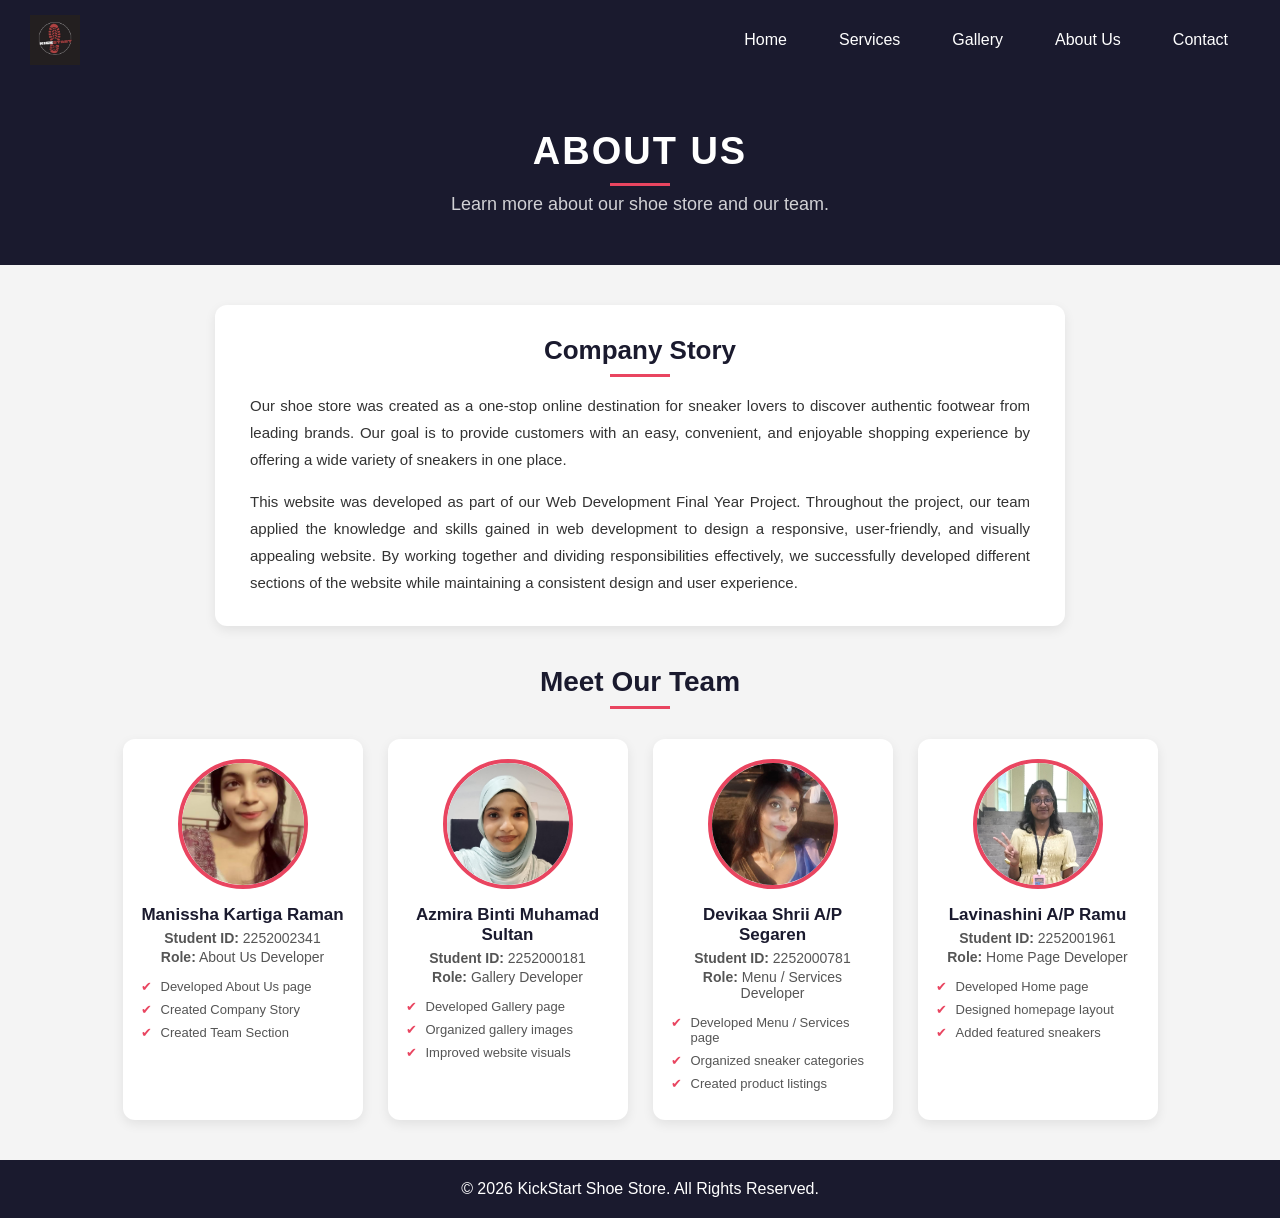
<file: about us.html>
<!DOCTYPE html>
<html lang="en">
<head>
    <meta charset="UTF-8">
    <meta name="viewport" content="width=device-width, initial-scale=1.0">
    <title>About Us - KickStart Shoe Store</title>
    <style>
        /* ===== RESET & BASE ===== */
* {
    margin: 0;
    padding: 0;
    box-sizing: border-box;
}

body {
    font-family: Arial, sans-serif;
    background: #f4f4f4;
}

/* ===== NAVIGATION ===== */
.navbar {
    background: #1a1a2e;
    padding: 15px 30px;
    display: flex;
    justify-content: space-between;
    align-items: center;
    flex-wrap: wrap;
}

.navbar .logo img {
    height: 50px;
    vertical-align: middle;
}

.navbar .nav-links {
    list-style: none;
    display: flex;
    align-items: center;
    gap: 8px;
    flex-wrap: wrap;
    margin: 0;
    padding: 0;
}

.navbar .nav-links li {
    display: inline-block;
}

.navbar .nav-links li a {
    color: white;
    text-decoration: none;
    padding: 10px 22px;
    font-size: 16px;
    font-weight: 500;
    border-radius: 6px;
    transition: 0.3s;
    display: inline-block;
}

.navbar .nav-links li a:hover {
    background: #e94560;
    transform: scale(1.05);
}

.navbar .nav-links li a.active {
    background: #e94560;
    box-shadow: 0 4px 12px rgba(233, 69, 96, 0.4);
}

/* ===== ABOUT HEADER ===== */
.about-header {
    background: #1a1a2e;
    color: white;
    text-align: center;
    padding: 50px 20px;
}

.about-header h1 {
    font-size: 38px;
    letter-spacing: 2px;
}

.about-header h1::after {
    content: "";
    display: block;
    width: 60px;
    height: 3px;
    background: #e94560;
    margin: 10px auto 0;
}

.about-header p {
    font-size: 18px;
    opacity: 0.8;
    margin-top: 8px;
}

/* ===== COMPANY STORY ===== */
.company-story {
    max-width: 850px;
    margin: 40px auto;
    padding: 30px 35px;
    background: white;
    border-radius: 12px;
    box-shadow: 0 4px 12px rgba(0,0,0,0.08);
}

.company-story h2 {
    color: #1a1a2e;
    font-size: 26px;
    margin-bottom: 15px;
    text-align: center;
}

.company-story h2::after {
    content: "";
    display: block;
    width: 60px;
    height: 3px;
    background: #e94560;
    margin: 8px auto 0;
}

.company-story p {
    color: #333;
    font-size: 15px;
    line-height: 1.8;
    margin-bottom: 15px;
    text-align: justify;
}

.company-story p:last-child {
    margin-bottom: 0;
}

/* ===== TEAM SECTION ===== */
.team-section {
    max-width: 1100px;
    margin: 40px auto;
    padding: 0 20px;
}

.team-section h2 {
    text-align: center;
    font-size: 28px;
    color: #1a1a2e;
    margin-bottom: 30px;
}

.team-section h2::after {
    content: "";
    display: block;
    width: 60px;
    height: 3px;
    background: #e94560;
    margin: 8px auto 0;
}

/* ===== TEAM CONTAINER ===== */
.team-container {
    display: flex;
    flex-wrap: wrap;
    justify-content: center;
    gap: 25px;
}

/* ===== TEAM CARD ===== */
.team-card {
    background: white;
    width: 240px;
    border-radius: 12px;
    box-shadow: 0 4px 12px rgba(0,0,0,0.08);
    overflow: hidden;
    text-align: center;
    padding: 20px 18px 25px;
    transition: 0.3s;
}

.team-card:hover {
    transform: translateY(-5px);
    box-shadow: 0 8px 20px rgba(0,0,0,0.15);
}

.team-card img {
    width: 130px;
    height: 130px;
    border-radius: 50%;
    object-fit: cover;
    border: 4px solid #e94560;
    margin-bottom: 12px;
}

.team-card h3 {
    color: #1a1a2e;
    font-size: 17px;
    margin-bottom: 5px;
}

.team-card p {
    color: #555;
    font-size: 14px;
    margin-bottom: 3px;
}

.team-card ul {
    list-style: none;
    padding: 0;
    margin-top: 10px;
    text-align: left;
}

.team-card ul li {
    color: #555;
    font-size: 13px;
    padding: 4px 0;
    padding-left: 20px;
    position: relative;
}

.team-card ul li::before {
    content: "✔";
    color: #e94560;
    position: absolute;
    left: 0;
    font-size: 13px;
}

/* ===== FOOTER ===== */
footer {
    background: #1a1a2e;
    color: white;
    text-align: center;
    padding: 20px;
    margin-top: 40px;
}

/* ===== RESPONSIVE DESIGN ===== */
@media (max-width: 768px) {
    .navbar {
        flex-direction: column;
        padding: 15px 20px;
        gap: 10px;
    }

    .navbar .logo {
        margin-bottom: 5px;
    }

    .navbar .nav-links {
        justify-content: center;
        flex-wrap: wrap;
        gap: 5px;
    }

    .navbar .nav-links li a {
        padding: 8px 14px;
        font-size: 14px;
    }

    .about-header h1 {
        font-size: 28px;
    }

    .company-story {
        padding: 20px;
        margin: 20px 15px;
    }

    .company-story h2 {
        font-size: 22px;
    }

    .team-container {
        gap: 15px;
    }

    .team-card {
        width: 100%;
        max-width: 280px;
    }
}

@media (max-width: 480px) {
    .navbar .nav-links {
        flex-direction: column;
        align-items: center;
        width: 100%;
    }

    .navbar .nav-links li {
        width: 100%;
    }

    .navbar .nav-links li a {
        display: block;
        width: 100%;
        text-align: center;
        padding: 10px;
        font-size: 15px;
    }

    .about-header h1 {
        font-size: 24px;
    }

    .about-header p {
        font-size: 15px;
    }

    .company-story {
        padding: 15px;
        margin: 15px 10px;
    }

    .company-story h2 {
        font-size: 20px;
    }

    .company-story p {
        font-size: 14px;
    }

    .team-card {
        width: 100%;
        max-width: 100%;
    }

    .team-card img {
        width: 100px;
        height: 100px;
    }
}
    </style>
  
</head>

<body>


<header>
    <nav class="navbar">
        <div class="logo">
            <img src="logo.jpg" alt="KickStart Logo">
        </div>

        <ul class="nav-links">
            <li><a href="index.html">Home</a></li>
            <li><a href="services.html">Services</a></li>
            <li><a href="Gallery.html">Gallery</a></li>
           <li><a href="about us.html">About Us</a></li>
            <li><a href="contact.html">Contact</a></li>
        </ul>
    </nav>
</header>

<!-- ABOUT HEADER -->
<section class="about-header">
    <h1>ABOUT US</h1>
    <p>Learn more about our shoe store and our team.</p>
</section>

<!-- COMPANY STORY -->
<section class="company-story">
    <h2>Company Story</h2>

    <p>
        Our shoe store was created as a one-stop online destination for sneaker lovers to discover authentic footwear from leading brands. Our goal is to provide customers with an easy, convenient, and enjoyable shopping experience by offering a wide variety of sneakers in one place.
    </p>

    <p>
        This website was developed as part of our Web Development Final Year Project. Throughout the project, our team applied the knowledge and skills gained in web development to design a responsive, user-friendly, and visually appealing website. By working together and dividing responsibilities effectively, we successfully developed different sections of the website while maintaining a consistent design and user experience.
    </p>
</section>

<!-- TEAM SECTION -->
<section class="team-section">

    <h2>Meet Our Team</h2>

    <div class="team-container">

        <!-- CARD 1 -->
        <div class="team-card">
            <img src="manissha.jpg" alt="Manissha">

            <h3>Manissha Kartiga Raman</h3>

            <p><b>Student ID:</b> 2252002341</p>

            <p><b>Role:</b> About Us Developer</p>

            <ul>
                <li>Developed About Us page</li>
                <li>Created Company Story</li>
                <li>Created Team Section</li>
            </ul>
        </div>

        <!-- CARD 2 -->
        <div class="team-card">

            <img src="azmira.jpg" alt="Azmira">

            <h3>Azmira Binti Muhamad Sultan</h3>

            <p><b>Student ID:</b> 2252000181</p>

            <p><b>Role:</b> Gallery Developer</p>

            <ul>
                <li>Developed Gallery page</li>
                <li>Organized gallery images</li>
                <li>Improved website visuals</li>
            </ul>

        </div>

        <!-- CARD 3 -->
        <div class="team-card">

            <img src="devikaa.jpg" alt="Devikaa">

            <h3>Devikaa Shrii A/P Segaren</h3>

            <p><b>Student ID:</b> 2252000781</p>

            <p><b>Role:</b> Menu / Services Developer</p>

            <ul>
                <li>Developed Menu / Services page</li>
                <li>Organized sneaker categories</li>
                <li>Created product listings</li>
            </ul>

        </div>

        <!-- CARD 4 -->
        <div class="team-card">

            <img src="lavina.jpg" alt="Lavinashini">

            <h3>Lavinashini A/P Ramu</h3>

            <p><b>Student ID:</b> 2252001961</p>

            <p><b>Role:</b> Home Page Developer</p>

            <ul>
                <li>Developed Home page</li>
                <li>Designed homepage layout</li>
                <li>Added featured sneakers</li>
            </ul>

        </div>

    </div>

</section>

<!-- FOOTER -->

<footer>

    <p>© 2026 KickStart Shoe Store. All Rights Reserved.</p>

</footer>

</body>
</html>
</file>
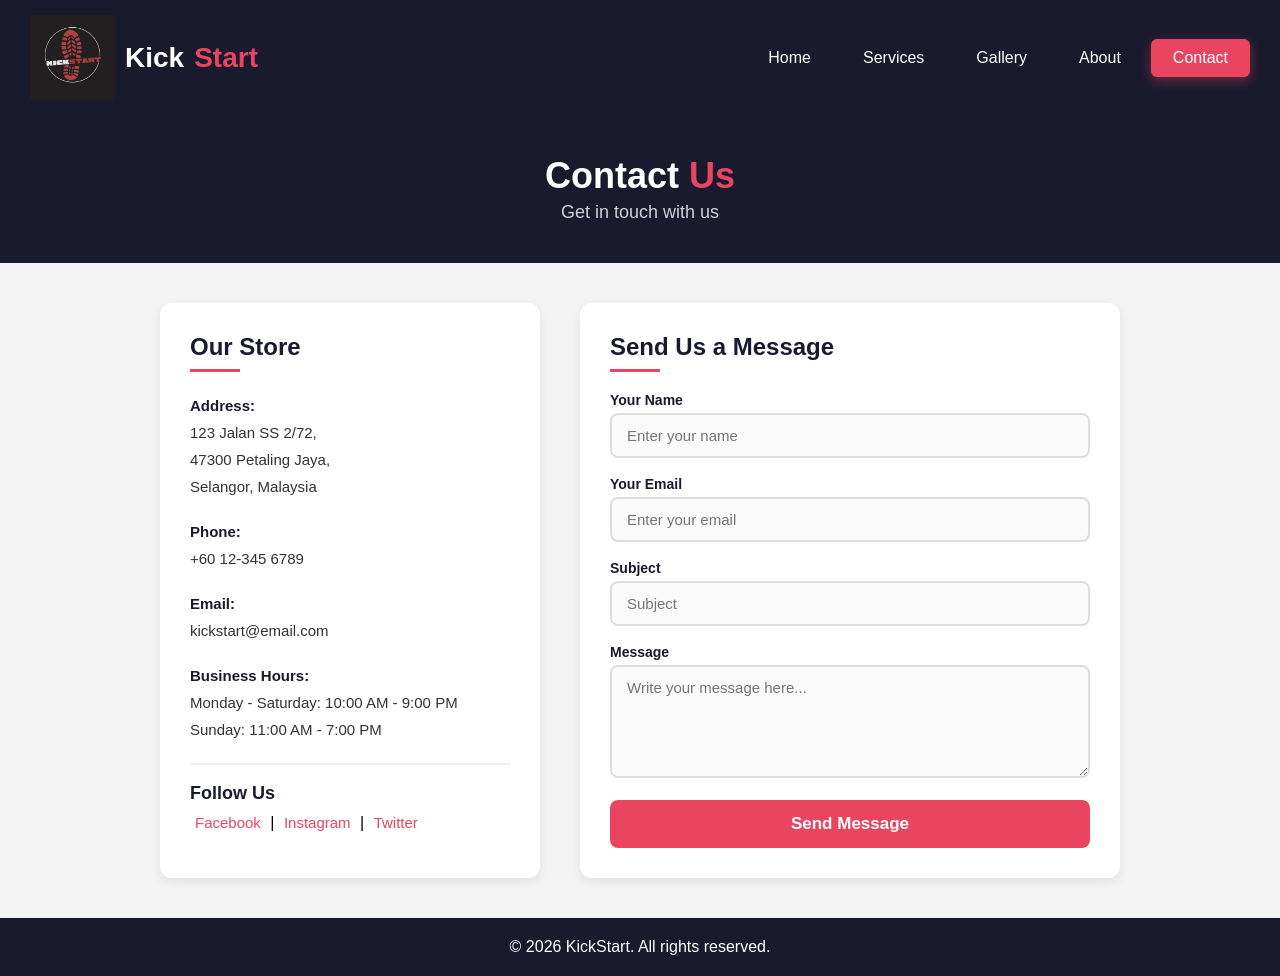
<file: contact.html>
<!DOCTYPE html>
<html lang="en">
<head>
    <meta name="viewport" content="width=device-width, initial-scale=1.0">
    <title>KickStart - Contact</title>
    <style>
    /* ===== RESET & BASE ===== */
* {
    margin: 0;
    padding: 0;
    box-sizing: border-box;
}

body {
    font-family: Arial, sans-serif;
    background: #f4f4f4;
}

/* ===== MENU / NAVIGATION (RIGHT SIDE) ===== */
.menu {
    background: #1a1a2e;
    padding: 15px 30px;
    display: flex;
    justify-content: space-between;
    align-items: center;
    flex-wrap: wrap;
}

.menu .brand {
    display: flex;
    align-items: center;
    gap: 10px;
    color: white;
    font-size: 28px;
    font-weight: bold;
}

.menu .brand img {
    height: 50px;
    vertical-align: middle;
}

.menu .brand span {
    color: #e94560;
}

/* ===== NAVIGATION LINKS (RIGHT SIDE) ===== */
.menu .nav-links {
    display: flex;
    align-items: center;
    gap: 8px;
    flex-wrap: wrap;
}

.menu .nav-links a {
    color: white;
    text-decoration: none;
    padding: 10px 22px;
    font-size: 16px;
    font-weight: 500;
    border-radius: 6px;
    transition: 0.3s;
    display: inline-block;
    background: transparent;
}

.menu .nav-links a:hover {
    background: #e94560;
    transform: scale(1.05);
}

.menu .nav-links a.active {
    background: #e94560;
    box-shadow: 0 4px 12px rgba(233, 69, 96, 0.4);
}

/* ===== PAGE TITLE ===== */
.title {
    background: #1a1a2e;
    color: white;
    text-align: center;
    padding: 40px 20px;
}

.title h1 {
    font-size: 36px;
}

.title h1 span {
    color: #e94560;
}

.title p {
    font-size: 18px;
    opacity: 0.8;
    margin-top: 5px;
}

/* ===== CONTACT PAGE ===== */
.contact-container {
    max-width: 1000px;
    margin: 40px auto;
    padding: 0 20px;
    display: flex;
    flex-wrap: wrap;
    gap: 40px;
}

/* ===== CONTACT INFO (LEFT) ===== */
.contact-info {
    flex: 1;
    min-width: 280px;
    background: white;
    padding: 30px;
    border-radius: 12px;
    box-shadow: 0 4px 12px rgba(0,0,0,0.08);
}

.contact-info h2 {
    color: #1a1a2e;
    font-size: 24px;
    margin-top: 0;
    margin-bottom: 20px;
}

.contact-info h2::after {
    content: "";
    display: block;
    width: 50px;
    height: 3px;
    background: #e94560;
    margin-top: 8px;
}

.contact-info p {
    color: #333;
    font-size: 15px;
    line-height: 1.8;
    margin-bottom: 18px;
}

.contact-info strong {
    color: #1a1a2e;
}

/* ===== SOCIAL LINKS ===== */
.contact-info .social-links {
    margin-top: 20px;
    padding-top: 18px;
    border-top: 2px solid #eee;
}

.contact-info .social-links h3 {
    color: #1a1a2e;
    font-size: 18px;
    margin-bottom: 10px;
}

.contact-info .social-links a {
    color: #e94560;
    text-decoration: none;
    font-size: 15px;
    font-weight: 500;
    margin: 0 5px;
    transition: 0.3s;
}

.contact-info .social-links a:hover {
    color: #1a1a2e;
    text-decoration: underline;
}

/* ===== CONTACT FORM (RIGHT) ===== */
.contact-form {
    flex: 1.5;
    min-width: 280px;
    background: white;
    padding: 30px;
    border-radius: 12px;
    box-shadow: 0 4px 12px rgba(0,0,0,0.08);
}

.contact-form h2 {
    color: #1a1a2e;
    font-size: 24px;
    margin-top: 0;
    margin-bottom: 20px;
}

.contact-form h2::after {
    content: "";
    display: block;
    width: 50px;
    height: 3px;
    background: #e94560;
    margin-top: 8px;
}

.contact-form label {
    display: block;
    color: #1a1a2e;
    font-weight: bold;
    font-size: 14px;
    margin-bottom: 5px;
}

.contact-form input,
.contact-form textarea {
    width: 100%;
    padding: 12px 15px;
    border: 2px solid #ddd;
    border-radius: 8px;
    font-size: 15px;
    font-family: Arial, sans-serif;
    transition: 0.3s;
    background: #fafafa;
}

.contact-form input:focus,
.contact-form textarea:focus {
    border-color: #e94560;
    outline: none;
    background: white;
    box-shadow: 0 0 0 3px rgba(233, 69, 96, 0.1);
}

.contact-form textarea {
    resize: vertical;
}

.contact-form button {
    background: #e94560;
    color: white;
    border: none;
    padding: 14px 40px;
    font-size: 17px;
    font-weight: bold;
    border-radius: 8px;
    cursor: pointer;
    transition: 0.3s;
    width: 100%;
}

.contact-form button:hover {
    background: #c7364f;
    transform: scale(1.02);
}

/* ===== FOOTER ===== */
.footer {
    background: #1a1a2e;
    color: white;
    text-align: center;
    padding: 20px;
    margin-top: 30px;
}

/* ===== RESPONSIVE DESIGN ===== */
@media (max-width: 768px) {
    .menu {
        flex-direction: column;
        padding: 15px 20px;
        gap: 10px;
    }

    .menu .brand {
        font-size: 24px;
    }

    .menu .brand img {
        height: 45px;
    }

    .menu .nav-links {
        justify-content: center;
        flex-wrap: wrap;
    }

    .menu .nav-links a {
        padding: 8px 16px;
        font-size: 14px;
    }

    .title h1 {
        font-size: 28px;
    }

    .contact-container {
        flex-direction: column;
        gap: 25px;
        margin: 25px auto;
    }

    .contact-info,
    .contact-form {
        min-width: 100%;
    }

    .contact-form button {
        width: 100%;
    }
}

@media (max-width: 480px) {
    .menu .nav-links {
        flex-direction: column;
        align-items: center;
        width: 100%;
    }

    .menu .nav-links a {
        display: block;
        width: 100%;
        text-align: center;
        padding: 10px;
        font-size: 15px;
    }

    .menu .brand {
        font-size: 22px;
    }

    .menu .brand img {
        height: 40px;
    }

    .title h1 {
        font-size: 24px;
    }

    .contact-info {
        padding: 20px;
    }

    .contact-form {
        padding: 20px;
    }

    .contact-form button {
        padding: 12px;
        font-size: 15px;
    }
}
    </style>
</head>
<body>

    <!-- ===== MENU ===== -->
    <div class="menu">
        <div class="brand">
            <img src="logo.jpg" alt="KickStarLogo" style="height: 85px;">
            Kick<span>Start</span>
        </div>
        <div class="nav-links">
        <a href="index.html">Home</a>
        <a href="services.html">Services</a>
        <a href="Gallery.html">Gallery</a>
        <a href="about us.html">About</a>
        <a href="contact.html" class="active">Contact</a>
        </div>
    </div>

    <!-- ===== PAGE TITLE ===== -->
    <div class="title">
        <h1>Contact <span>Us</span></h1>
        <p>Get in touch with us</p>
    </div>

    <!-- ===== CONTENT ===== -->
    <div class="contact-container">

        <!-- LEFT: Contact Info -->
        <div class="contact-info">
            <h2>Our Store</h2>
            <p><strong>Address:</strong><br>123 Jalan SS 2/72,<br>47300 Petaling Jaya,<br>Selangor, Malaysia</p>

            <p><strong>Phone:</strong><br>+60 12-345 6789</p>

            <p><strong>Email:</strong><br>kickstart@email.com</p>

            <p><strong>Business Hours:</strong><br>Monday - Saturday: 10:00 AM - 9:00 PM<br>Sunday: 11:00 AM - 7:00 PM</p>

            <div class="social-links">
                <h3>Follow Us</h3>
                <a href="#">Facebook</a> |
                <a href="#">Instagram</a> |
                <a href="#">Twitter</a>
            </div>
        </div>

        <!-- RIGHT: Contact Form -->
        <div class="contact-form">
            <h2>Send Us a Message</h2>
            <form>
                <label for="name">Your Name</label>
                <input type="text" id="name" placeholder="Enter your name" required>
<br><br>
                <label for="email">Your Email</label>
                <input type="email" id="email" placeholder="Enter your email" required>
<br><br>
                <label for="subject">Subject</label>
                <input type="text" id="subject" placeholder="Subject">
<br><br>
                <label for="message">Message</label>
                <textarea id="message" rows="5" placeholder="Write your message here..." required></textarea>
<br><br>
                <button type="submit">Send Message</button>
            </form>
        </div>

    </div>
    <!-- ===== FOOTER ===== -->
<div class="footer">
    <p>© 2026 KickStart. All rights reserved.</p>
</div>

 

</body>
</html>
</file>
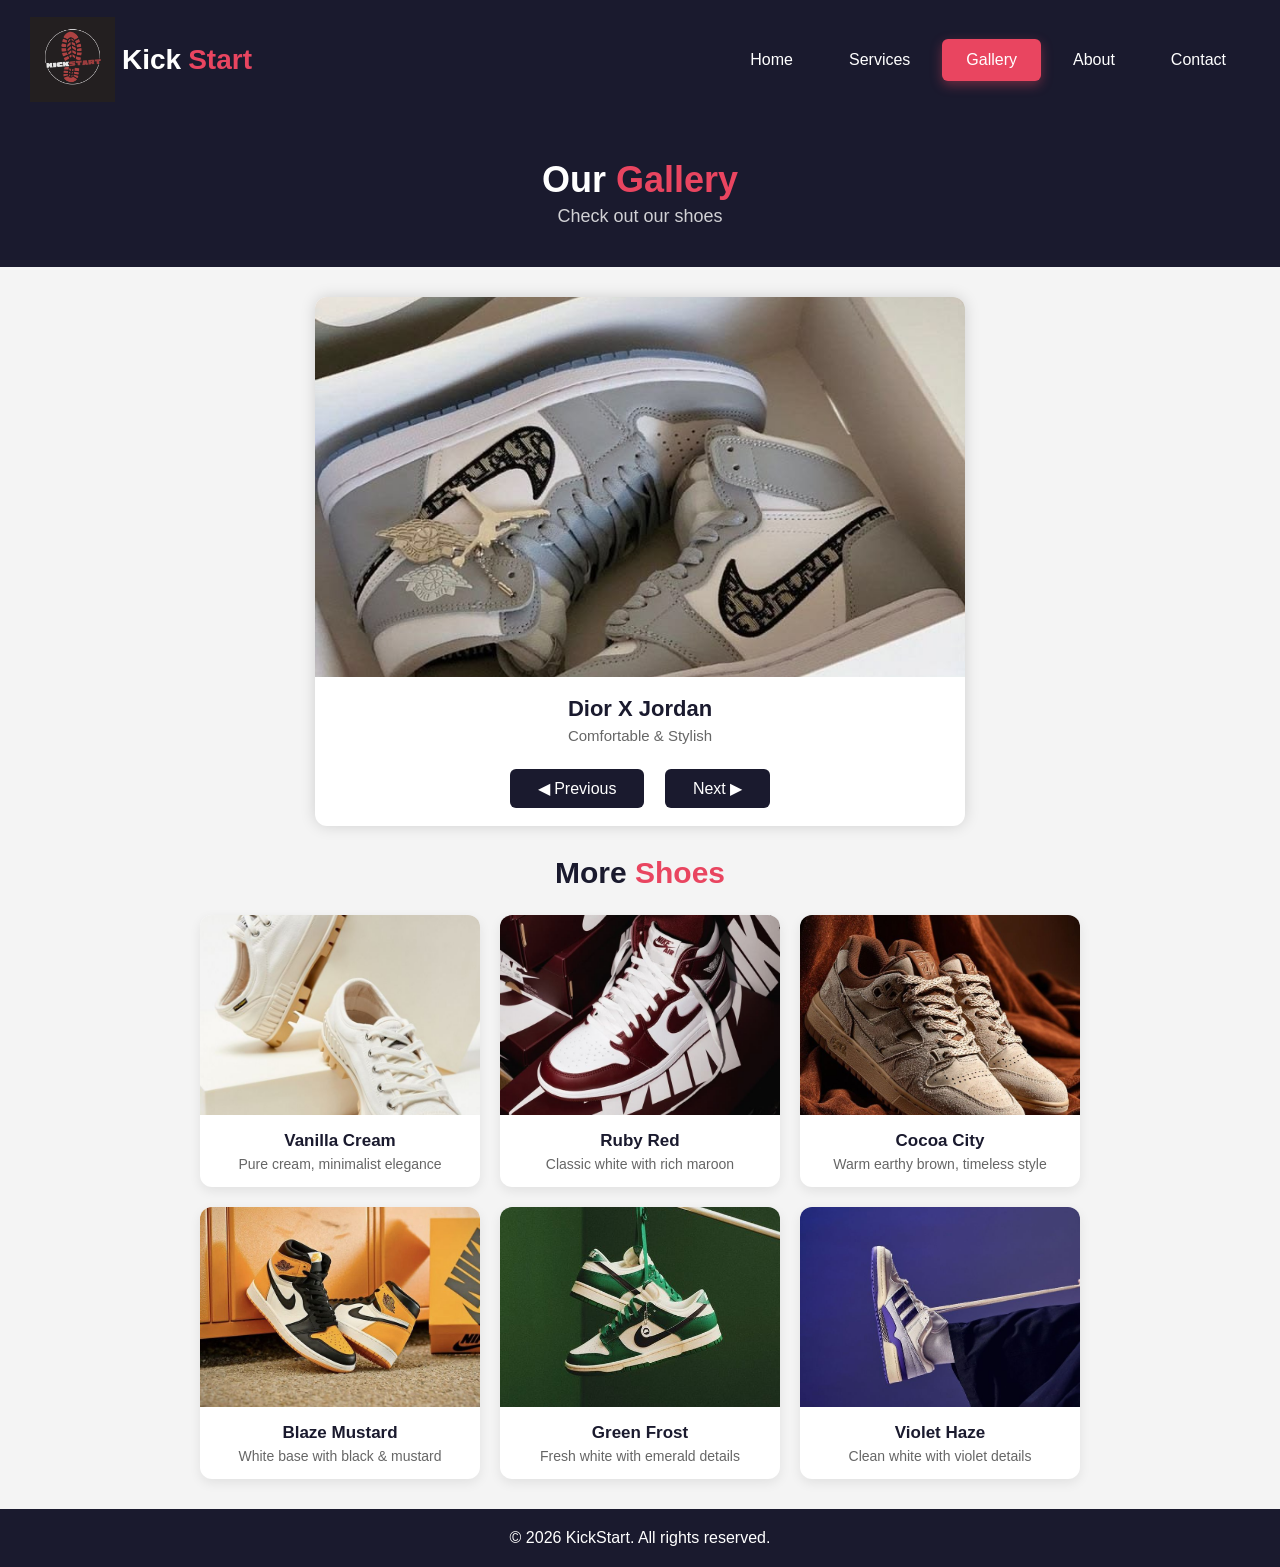
<file: Gallery.html>
<!DOCTYPE html>
<html lang="en">
<head>
    <meta name="viewport" content="width=device-width, initial-scale=1.0">
    <title> KickStart Gallery</title>
    <style>
    /* ===== RESET & BASE ===== */
* {
    margin: 0;
    padding: 0;
    box-sizing: border-box;
}

body {
    font-family: Arial, sans-serif;
    background: #f4f4f4;
}

/* ===== MENU / NAVIGATION ===== */
.menu {
    background: #1a1a2e;
    padding: 17px 30px;
    display: flex;
    justify-content: space-between;
    align-items: center;
    flex-wrap: wrap;
}

.menu .brand {
    display: flex;
    align-items: center;
    gap: 7px;
    color: white;
    font-size: 28px;
    font-weight: bold;
}

.menu .brand img {
    height: 51px;
    vertical-align: middle;
}

.menu .brand span {
    color: #e94560;
}

/* ===== NAVIGATION LINKS (BUTTONS) ===== */
.menu .nav-links {
    display: flex;
    align-items: center;
    gap: 8px;
    flex-wrap: wrap;
}

.menu .nav-links a {
    color: white;
    text-decoration: none;
    padding: 10px 22px;
    font-size: 16px;
    font-weight: 500;
    border-radius: 6px;
    transition: 0.3s;
    display: inline-block;
    background: transparent;
    border: 2px solid transparent;
}

.menu .nav-links a:hover {
    background: #e94560;
    border-radius: 6px;
    transform: scale(1.05);
}

.menu .nav-links a.active {
    background: #e94560;
    border-radius: 6px;
    box-shadow: 0 4px 12px rgba(233, 69, 96, 0.4);
}

/* ===== PAGE TITLE ===== */
.title {
    background: #1a1a2e;
    color: white;
    text-align: center;
    padding: 40px 20px;
}

.title h1 {
    font-size: 36px;
}

.title h1 span {
    color: #e94560;
}

.title p {
    font-size: 18px;
    opacity: 0.8;
    margin-top: 5px;
}

/* ===== SLIDER ===== */
.slider-box {
    max-width: 650px;
    margin: 30px auto;
    background: white;
    border-radius: 12px;
    box-shadow: 0 0 15px rgba(0,0,0,0.15);
    overflow: hidden;
    text-align: center;
}

.slider-box img {
    width: 100%;
    height: 380px;
    object-fit: cover;
}

.slider-text {
    padding: 15px;
}

.slider-text h3 {
    font-size: 22px;
    color: #1a1a2e;
    margin: 0;
}

.slider-text p {
    color: #666;
    font-size: 15px;
    margin: 5px 0 0 0;
}

/* ===== SLIDER CONTROLS ===== */
.controls {
    padding: 10px 0 18px 0;
}

.controls button {
    background: #1a1a2e;
    color: white;
    border: none;
    padding: 10px 28px;
    margin: 0 8px;
    cursor: pointer;
    font-size: 16px;
    border-radius: 6px;
    transition: 0.3s;
}

.controls button:hover {
    background: #e94560;
}

/* ===== GALLERY GRID ===== */
.gallery-grid {
    max-width: 1000px;
    margin: 30px auto;
    padding: 0 15px;
}

.gallery-grid h2 {
    text-align: center;
    font-size: 30px;
    color: #1a1a2e;
    margin-bottom: 25px;
}

.gallery-grid h2 span {
    color: #e94560;
}

.row {
    display: flex;
    flex-wrap: wrap;
    justify-content: center;
    gap: 20px;
}

/* ===== CARD ===== */
.card {
    background: white;
    width: 280px;
    border-radius: 12px;
    box-shadow: 0 4px 12px rgba(0,0,0,0.08);
    overflow: hidden;
    transition: 0.3s;
}

.card:hover {
    transform: translateY(-5px);
    box-shadow: 0 8px 20px rgba(0,0,0,0.15);
}

.card img {
    width: 100%;
    height: 200px;
    object-fit: cover;
}

.card .info {
    padding: 12px 15px 15px 15px;
    text-align: center;
}

.card .info h4 {
    font-size: 17px;
    color: #1a1a2e;
    margin: 0;
}

.card .info p {
    color: #666;
    font-size: 14px;
    margin: 5px 0 0 0;
}

/* ===== FOOTER ===== */
.footer {
    background: #1a1a2e;
    color: white;
    text-align: center;
    padding: 20px;
    margin-top: 30px;
}

/* ===== RESPONSIVE DESIGN ===== */
@media (max-width: 768px) {
    .menu {
        flex-direction: column;
        padding: 15px 20px;
        gap: 10px;
    }

    .menu .brand {
        font-size: 24px;
    }

    .menu .nav-links {
        justify-content: center;
        flex-wrap: wrap;
    }

    .menu .nav-links a {
        padding: 8px 16px;
        font-size: 14px;
    }

    .title h1 {
        font-size: 28px;
    }

    .slider-box img {
        height: 260px;
    }

    .slider-text h3 {
        font-size: 19px;
    }

    .controls button {
        padding: 8px 18px;
        font-size: 14px;
    }

    .card {
        width: 100%;
        max-width: 320px;
    }
}

@media (max-width: 480px) {
    .menu .nav-links {
        flex-direction: column;
        align-items: center;
        width: 100%;
    }

    .menu .nav-links a {
        display: block;
        width: 100%;
        text-align: center;
        padding: 10px;
        font-size: 15px;
    }

    .menu .brand {
        font-size: 22px;
    }

    .slider-box img {
        height: 200px;
    }

    .title h1 {
        font-size: 24px;
    }

    .card {
        width: 100%;
    }

    .controls button {
        padding: 8px 14px;
        font-size: 13px;
    }
}
    </style>
</head>
<body>

    <!--= Tempat MENU = -->
    <div class="menu">
        <div class="brand">
        <img src="logo.jpg" alt="KickStarLogo" style="height: 85px;">
        Kick<span>Start</span></div>
        <div class="nav-links">
        <a href="index.html">Home</a>
        <a href="services.html">Services</a>
        <a href="gallery.html" class="active">Gallery</a>
        <a href="about us.html">About</a>
       <a href="contact.html">Contact</a>
        </div>
    </div>

    <!-- = Tajuk = -->
    <div class="title">
        <h1>Our <span>Gallery</span></h1>
        <p>Check out our shoes</p>
    </div>

    <!-- = Slider (atas) = -->
    <div class="slider-box">

        <!-- gambar -->
        <img id="sliderImage" src="Dior%20x%20Jordan.jpg" alt="Shoe">

        <!-- Text -->
        <div class="slider-text">
            <h3 id="sliderTitle">Dior X Jordan</h3>
            <p id="sliderDesc">Comfortable & Stylish</p>
        </div>
        <!-- Add this after the slider-text div -->
<div class="controls">
    <button onclick="prevSlide()">◀ Previous</button>
    <button onclick="nextSlide()">Next ▶</button>
</div>
    

    </div>

    <!--= Gallery (bawah) = -->
    <div class="gallery-grid">
        <h2>More <span>Shoes</span></h2>
        <div class="row">
            <div class="card">
                <img src="cream.jpg" alt="cream ">
                <div class="info">
                    <h4>Vanilla Cream</h4>
                    <p>Pure cream, minimalist elegance</p>
                </div>
            </div>
            <div class="card">
                <img src="maroon.jpg" alt="Maroon">
                <div class="info">
                    <h4>Ruby Red</h4>
                    <p>Classic white with rich maroon</p>
                </div>
            </div>
            <div class="card">
                <img src="brown.jpg" alt="brown">
                <div class="info">
                    <h4>Cocoa City</h4>
                    <p>Warm earthy brown, timeless style</p>
                </div>
            </div>
            <div class="card">
                <img src="mustard.jpg" alt="sports">
                <div class="info">
                    <h4> Blaze Mustard</h4>
                    <p>White base with black & mustard</p>
                </div>
            </div>
            <div class="card">
                <img src="green.jpg" alt="pink">
                <div class="info">
                    <h4> Green Frost</h4>
                    <p>Fresh white with emerald details </p>
                </div>
            </div>
            <div class="card">
                <img src="purple.jpg" alt="Retro">
                <div class="info">
                    <h4>Violet Haze</h4>
                    <p>Clean white with violet details</p>
                </div>
            </div>
        </div>
    </div>

    

    <!-- ===== JAVASCRIPT (VERY SIMPLE) ===== -->
    <script>
        // ----- DATA (images and text) -----
        var images = [
            {
                img: "Dior x Jordan.jpg",
                title: "Cloud Blue",
                desc: "Luxury collaboration in light blue"
            },
            {
                img: "adidas(orange).jpg",
                title: "Citrus Drop ",
                desc: "Clean white with bold orange accents"
            },
            {
                img: "louisVuiton.jpg",
                title: "Sapphire Midnight",
                desc: "Louis Vuitton with denim accents"
            },
            {
                img: "adidas.jpg",
                title: "Fog Grey",
                desc: "Sleek white with grey details"
            }
        ];

        var current = 0;  // start at first image (0)

        // ----- Function to update the slider -----
        function updateSlider() {
            // Change image
            document.getElementById('sliderImage').src = images[current].img;
            // Change title
            document.getElementById('sliderTitle').textContent = images[current].title;
            // Change description
            document.getElementById('sliderDesc').textContent = images[current].desc;
        }

        // ----- Next button -----
        function nextSlide() {
            current = current + 1;
            if (current >= images.length) {
                current = 0;
            }
            updateSlider();
        }

        // ----- Previous button -----
        function prevSlide() {
            current = current - 1;
            if (current < 0) {
                current = images.length - 1;
            }
            updateSlider();
        }

        // ----- Auto play (change every 3 seconds) -----
        var timer = setInterval(nextSlide, 3000);

        // ----- Stop auto when mouse is on slider -----
        var box = document.querySelector('.slider-box');
        box.onmouseenter = function() {
            clearInterval(timer);
        };
        box.onmouseleave = function() {
            timer = setInterval(nextSlide, 3000);
        };
    </script>
    <!-- ===== FOOTER ===== -->
<div class="footer">
    <p>© 2026 KickStart. All rights reserved.</p>
</div>

</body>
</html>
</file>
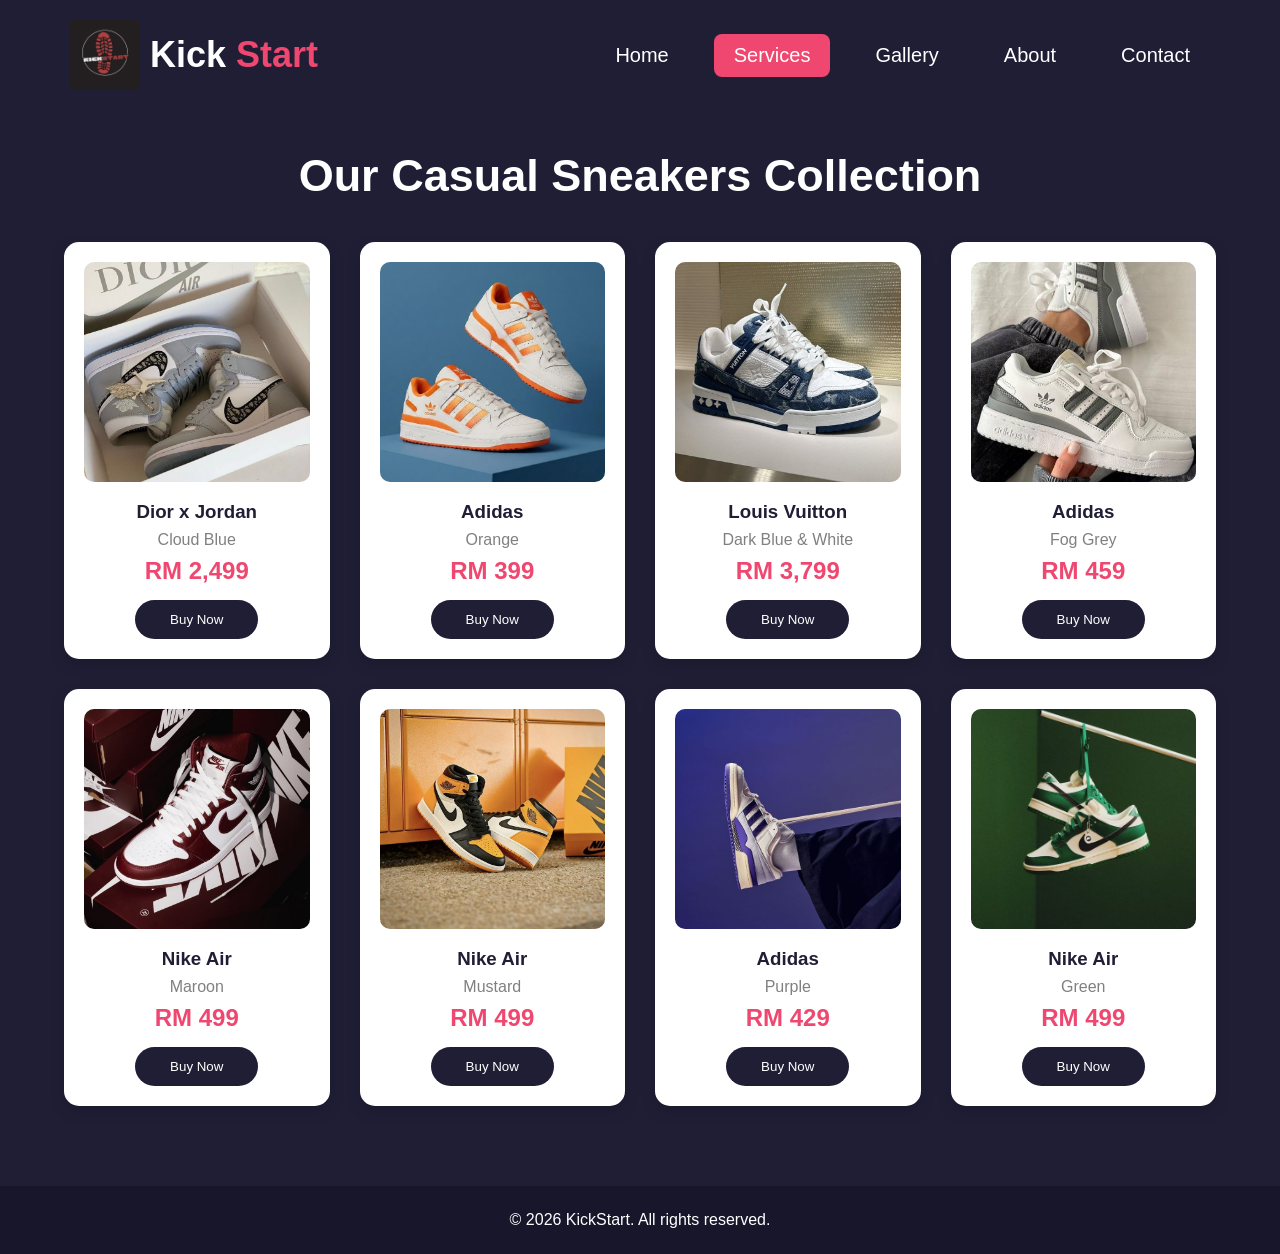
<file: services.html>
<!DOCTYPE html>
<html lang="en">
<head>
    <meta charset="UTF-8">
    <meta name="viewport" content="width=device-width, initial-scale=1.0">
    <title>KickStart - Casual Sneakers</title>

    <style>
        *{
            margin:0;
            padding:0;
            box-sizing:border-box;
            font-family:Arial, Helvetica, sans-serif;
        }

        html{
            scroll-behavior:smooth;
        }

        body{
            background:#1f1e35;
        }

        /* NAVBAR */

        .navbar{
            display:flex;
            justify-content:space-between;
            align-items:center;
            padding:20px 70px;
        }

        .logo{
            display:flex;
            align-items:center;
        }

        .logo img{
            width:70px;
            margin-right:10px;
        }

        .logo h2{
            color:white;
            font-size:36px;
        }

        .logo span{
            color:#ef476f;
        }

        .nav-links{
            display:flex;
            list-style:none;
            gap:25px;
        }

        .nav-links a{
            color:white;
            text-decoration:none;
            font-size:20px;
            padding:10px 20px;
            border-radius:8px;
            transition:.3s;
        }

        .nav-links a:hover{
            background:#ef476f;
        }

        .active,
        .contact-btn{
            background:#ef476f;
        }

        /* TITLE */

        .title{
            text-align:center;
            color:white;
            margin:40px 0;
            font-size:45px;
        }

        /* PRODUCT GRID */

        .container{
            width:90%;
            margin:auto;
            display:grid;
            grid-template-columns:repeat(4,1fr);
            gap:30px;
            padding-bottom:40px;
        }

        .card{
            background:white;
            border-radius:15px;
            text-align:center;
            padding:20px;
            box-shadow:0 6px 15px rgba(0,0,0,.15);
            transition:.3s;
        }

        .card:hover{
            transform:translateY(-8px);
            box-shadow:0 12px 25px rgba(0,0,0,.3);
        }

        .card img{
            width:100%;
            height:220px;
            object-fit:cover;
            border-radius:10px;
        }

        .card h3{
            margin-top:15px;
            color:#1f1e35;
        }

        .card p{
            color:gray;
            margin:8px 0;
        }

        .card h2{
            color:#ef476f;
            margin-bottom:15px;
        }

        .card button{
            background:#1f1e35;
            color:white;
            border:none;
            padding:12px 35px;
            border-radius:30px;
            cursor:pointer;
            transition:.3s;
        }

        .card button:hover{
            background:#ef476f;
            transform:scale(1.05);
        }

        footer{
            background:#17162b;
            color:white;
            text-align:center;
            padding:25px;
            margin-top:40px;
        }

        /* Responsive */

        @media(max-width:1000px){
            .container{
                grid-template-columns:repeat(2,1fr);
            }
        }

        @media(max-width:600px){

            .navbar{
                flex-direction:column;
                gap:20px;
            }

            .nav-links{
                flex-wrap:wrap;
                justify-content:center;
            }

            .container{
                grid-template-columns:1fr;
            }

            .title{
                font-size:32px;
            }

        }
    </style>

</head>
<body>

<header>
    <nav class="navbar">

        <div class="logo">
            <img src="logo.jpg" alt="KickStart Logo">
            <h2>Kick <span>Start</span></h2>
        </div>
         <div class="nav-links">
        <a href="index.html">Home</a>
        <a href="services.html"class="active">Services</a>
        <a href="Gallery.html">Gallery</a>
        <a href="about us.html">About</a>
        <a href="contact.html" >Contact</a>
         </div>
        
    </nav>
</header>

<main>

<h1 class="title">Our Casual Sneakers Collection</h1>

<section class="container">

    <article class="card">
        <img src="Dior x Jordan.jpg" alt="Dior x Jordan Sneaker">
        <h3>Dior x Jordan</h3>
        <p>Cloud Blue</p>
        <h2>RM 2,499</h2>
        <button>Buy Now</button>
    </article>

    <article class="card">
        <img src="adidas(orange).jpg" alt="Orange Adidas Sneaker">
        <h3>Adidas</h3>
        <p>Orange</p>
        <h2>RM 399</h2>
        <button>Buy Now</button>
    </article>

    <article class="card">
        <img src="louisVuiton.jpg" alt="Louis Vuitton Sneaker">
        <h3>Louis Vuitton</h3>
        <p>Dark Blue & White</p>
        <h2>RM 3,799</h2>
        <button>Buy Now</button>
    </article>

    <article class="card">
        <img src="adidas.jpg" alt="Grey Adidas Sneaker">
        <h3>Adidas</h3>
        <p>Fog Grey</p>
        <h2>RM 459</h2>
        <button>Buy Now</button>
    </article>

    <article class="card">
        <img src="maroon.jpg" alt="Maroon Nike Air Sneaker">
        <h3>Nike Air</h3>
        <p>Maroon</p>
        <h2>RM 499</h2>
        <button>Buy Now</button>
    </article>

    <article class="card">
        <img src="mustard.jpg" alt="Mustard Nike Air Sneaker">
        <h3>Nike Air</h3>
        <p>Mustard</p>
        <h2>RM 499</h2>
        <button>Buy Now</button>
    </article>

    <article class="card">
        <img src="purple.jpg" alt="Purple Adidas Sneaker">
        <h3>Adidas</h3>
        <p>Purple</p>
        <h2>RM 429</h2>
        <button>Buy Now</button>
    </article>

    <article class="card">
        <img src="green.jpg" alt="Green Nike Air Sneaker">
        <h3>Nike Air</h3>
        <p>Green</p>
        <h2>RM 499</h2>
        <button>Buy Now</button>
    </article>

</section>

</main>

<footer>
    <p>&copy; 2026 KickStart. All rights reserved.</p>
</footer>

</body>
</html>
</file>
